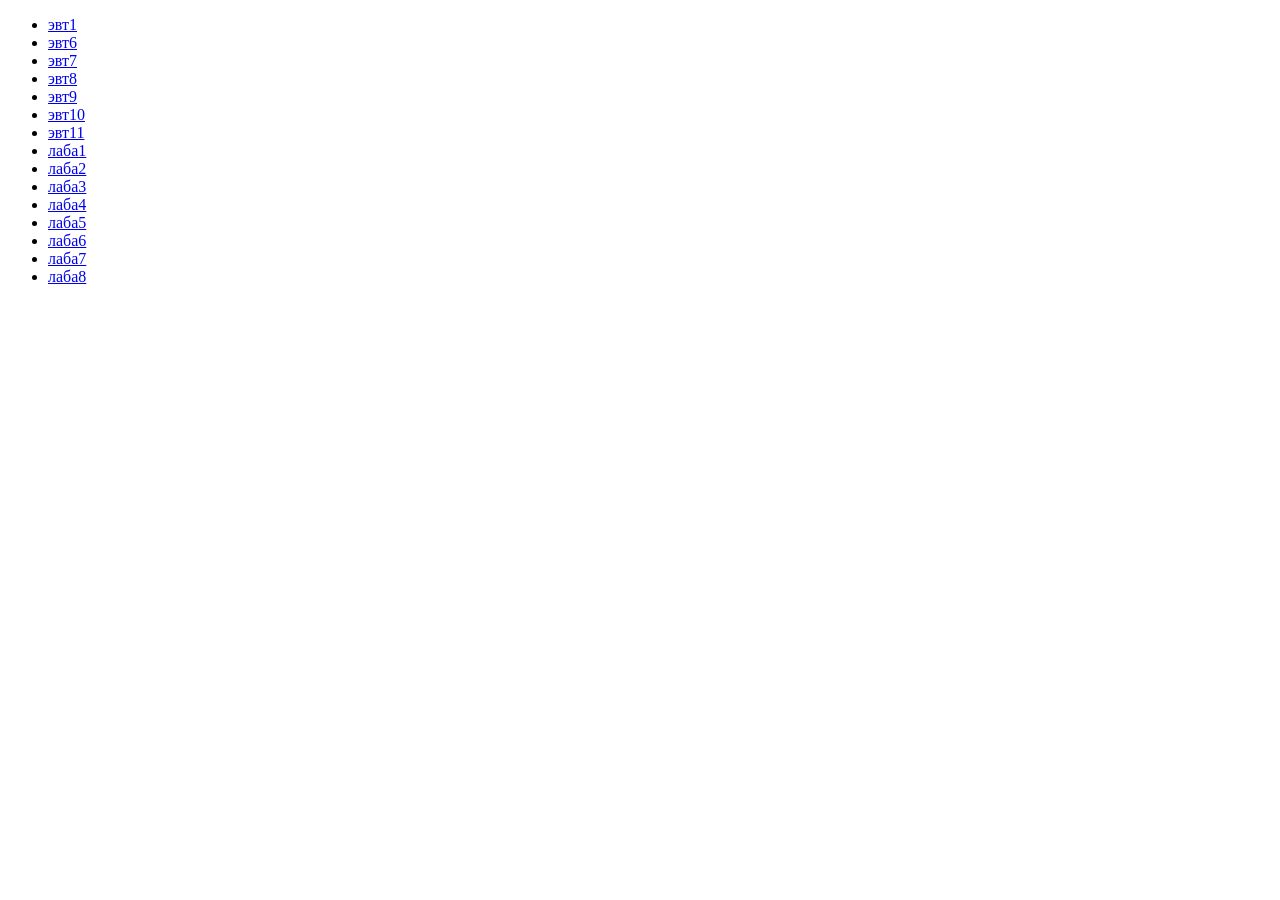
<file: index.html>
<!DOCTYPE html>
<html lang="en">

<head>
  <meta charset="UTF-8">
  <meta name="viewport" content="width=device-width, initial-scale=1.0">
  <title>labs</title>
</head>

<body>
  <ul class="list">


    <li>
      <a href="/PIIS/эвт 1/lab1.html">эвт1</a>
    </li>
    <li>
      <a href="/PIIS/эвт6/6_lab_EVT.html">эвт6</a>
    </li>
    <li>
      <a href="/PIIS/эвт7/EVT_lab7.html">эвт7</a>
    </li>
    <li>
      <a href="/PIIS/эвт8/EVT_lab8.html">эвт8</a>
    </li>
     <li>
      <a href="/PIIS/эвт9/EVT_lab9.html">эвт9</a>
    </li>
     <li>
      <a href="/PIIS/эвт10/README.md">эвт10</a>
    </li>
     <li>
      <a href="/PIIS/эвт11/index.html">эвт11</a>
    </li>
    <li>
      <a href="/PIIS/лаба 1/index.html">лаба1</a>
    </li>
    <li>
      <a href="/PIIS/лаба 2/index.html">лаба2</a>
    </li>
    <li>
      <a href="/PIIS/лаба 3/index.html">лаба3</a>
    </li>
    <li>
      <a href="/PIIS/лаба 4/index.html">лаба4</a>
    </li>
    <li>
      <a href="/PIIS/лаба 5/index.html">лаба5</a>
    </li>
    <li>
      <a href="/PIIS/лаба 6/index.html">лаба6</a>
    </li>
    <li>
      <a href="/PIIS/лаба 7/index.html">лаба7</a>
    </li>
     <li>
    <a href="/PIIS/лаба 8/index.html">лаба8</a>
       </li>
  </ul>
</body>

</html>
</file>
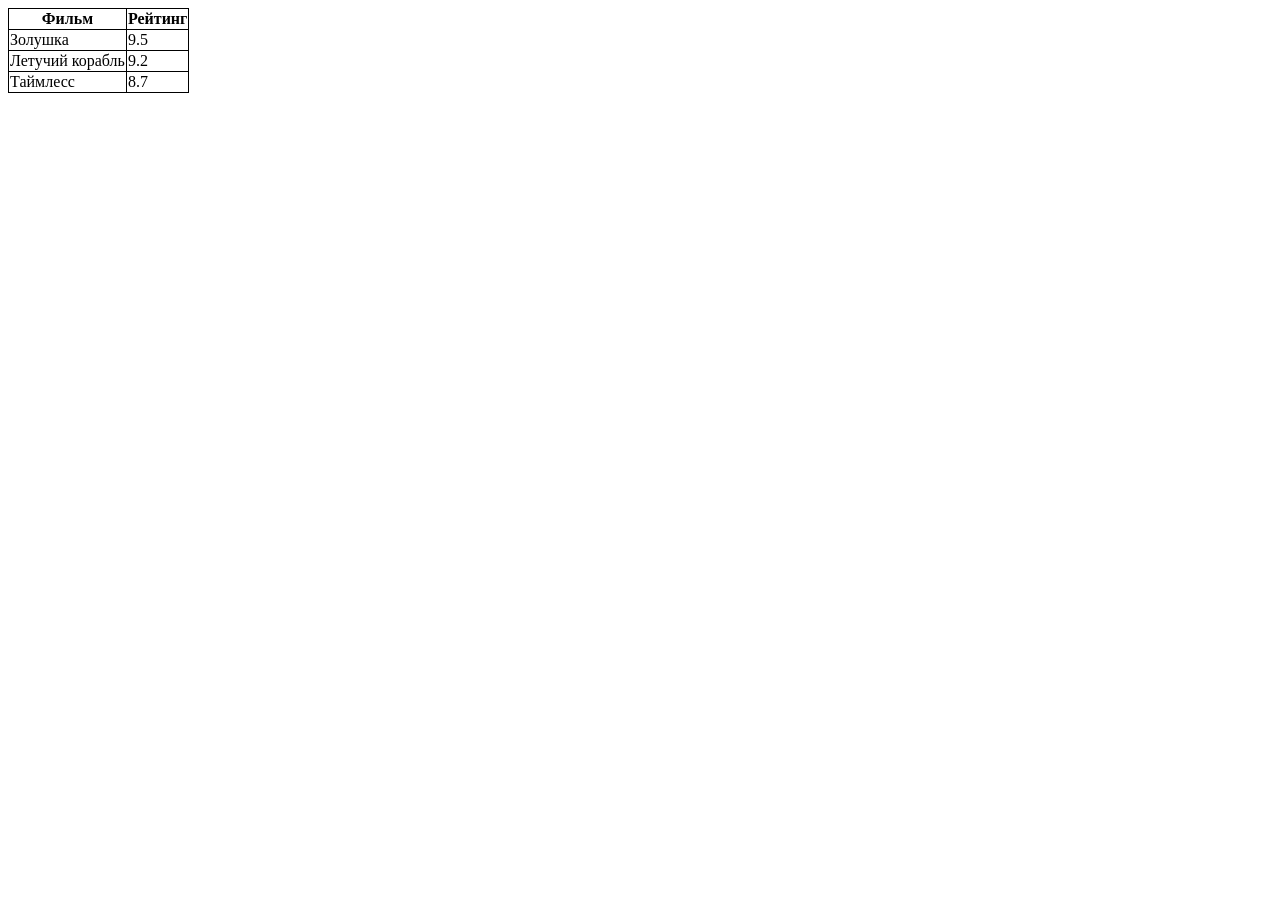
<file: лаба 2/index.html>
<!DOCTYPE html>
<html lang="ru">
<head>
    <meta charset="UTF-8">
    <meta name="viewport" content="width=device-width, initial-scale=1.0">
    <title>Personal Movie DB</title>
</head>
<body>
    <div id="movie-table"></div>

    <script>
        const personalMovieDB = {
            privat: false,
            movies: {
                'Золушка': 9.5,
                'Летучий корабль': 9.2,
                'Таймлесс': 8.7
            }
        };

        function displayMovieTable() {
            if (personalMovieDB.privat) {
                return;
            }

            const movieTableElement = document.getElementById('movie-table');
            movieTableElement.innerHTML = '';

            const table = document.createElement('table');
            table.style.border = '1px solid black';
            table.style.borderCollapse = 'collapse';

            const headerRow = document.createElement('tr');
            const headerCellMovie = document.createElement('th');
            headerCellMovie.style.border = '1px solid black';
            headerCellMovie.textContent = 'Фильм';
            const headerCellRating = document.createElement('th');
            headerCellRating.style.border = '1px solid black';
            headerCellRating.textContent = 'Рейтинг';
            headerRow.appendChild(headerCellMovie);
            headerRow.appendChild(headerCellRating);
            table.appendChild(headerRow);

            for (const [movie, rating] of Object.entries(personalMovieDB.movies)) {
                const row = document.createElement('tr');
                const cellMovie = document.createElement('td');
                cellMovie.style.border = '1px solid black';
                cellMovie.textContent = movie;
                const cellRating = document.createElement('td');
                cellRating.style.border = '1px solid black';
                cellRating.textContent = rating;
                row.appendChild(cellMovie);
                row.appendChild(cellRating);
                table.appendChild(row);
            }

            movieTableElement.appendChild(table);
        }

        displayMovieTable();
    </script>
</body>
</html>
</file>
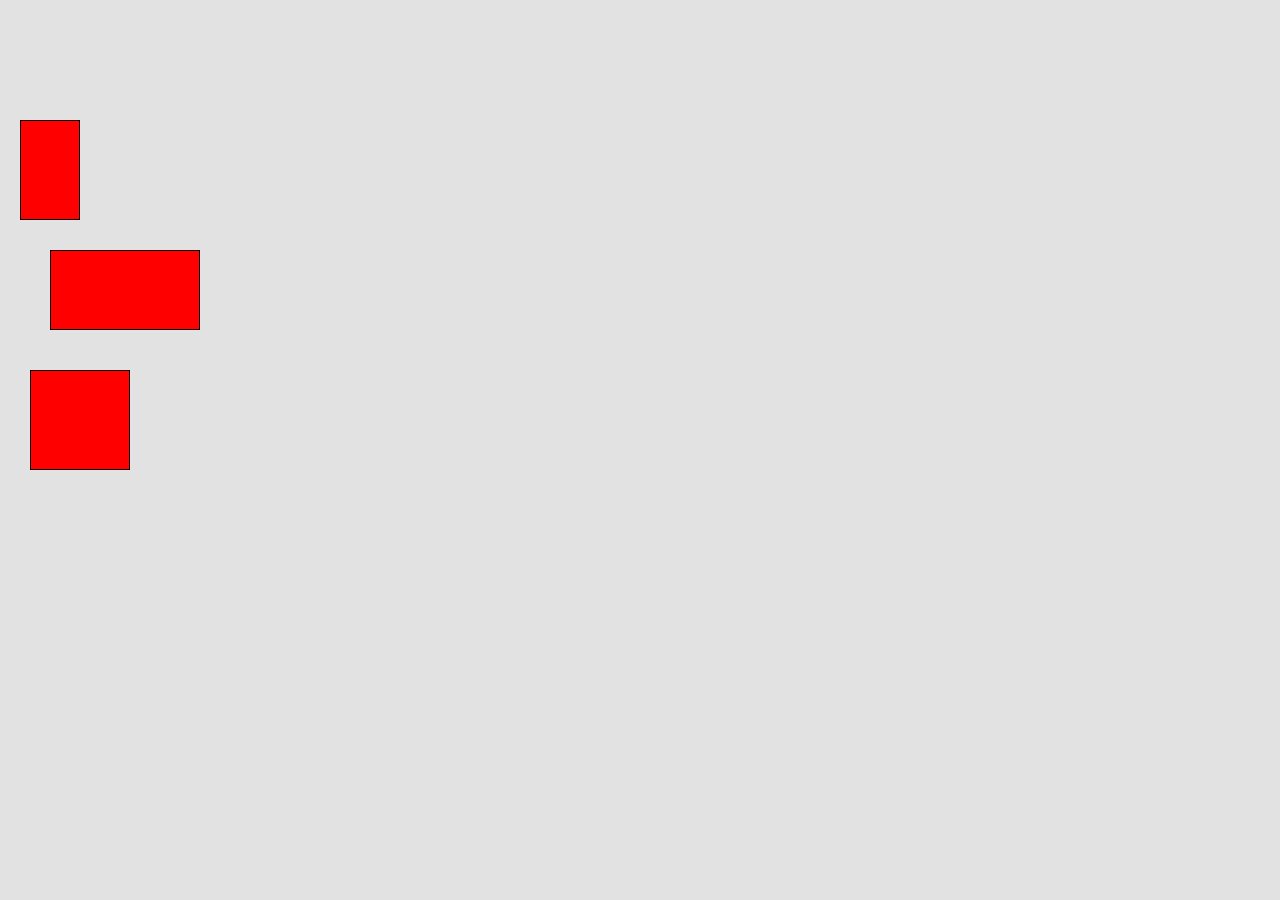
<file: лаба 5/index.html>
<!DOCTYPE html>
<html lang="en">
  <head>
    <meta charset="UTF-8" />
    <meta name="viewport" content="width=device-width, user-scalable=no" />
    <link rel="stylesheet" href="inputstyle.css" />
    <title>lab5</title>
  </head>
  <body>
    <div id="workspace">
      <div
        class="target"
        style="top: 120px; left: 20px; width: 60px; height: 100px"
      ></div>

      <div
        class="target"
        style="top: 250px; left: 50px; width: 150px; height: 80px"
      ></div>

      <div
        class="target"
        style="top: 370px; left: 30px; width: 100px; height: 100px"
      ></div>
    </div>
    <script src="input.js"></script>
  </body>
</html>
</file>
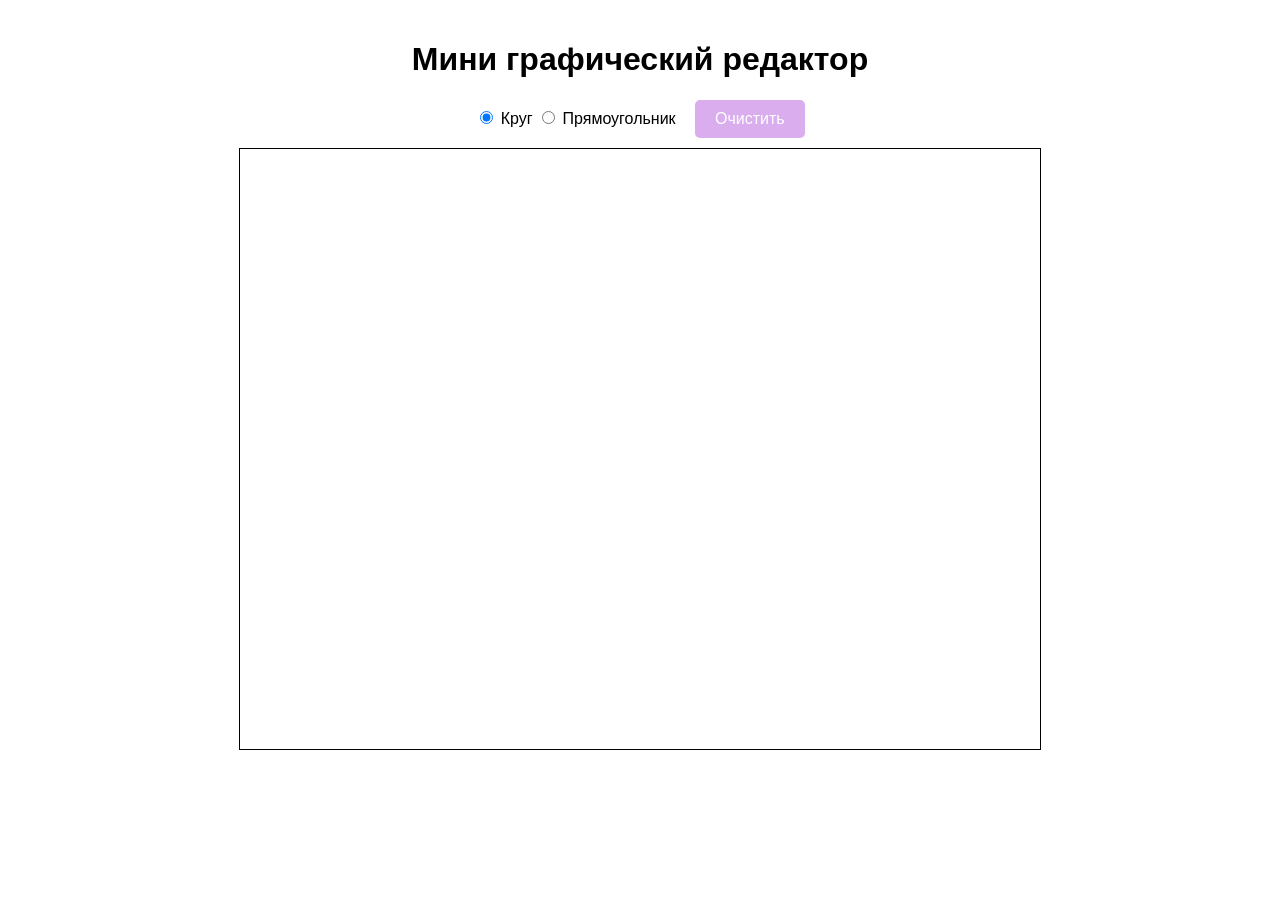
<file: лаба 7/index.html>
<!DOCTYPE html>
<html lang="ru">
<head>
    <meta charset="UTF-8">
    <meta name="viewport" content="width=device-width, initial-scale=1.0">
    <title>Мини графический редактор</title>
    <link rel="stylesheet" href="style.css">
</head>
<body>
    <h1>Мини графический редактор</h1>
    <div>
        <label>
            <input type="radio" name="shape" value="circle" checked> Круг
        </label>
        <label>
            <input type="radio" name="shape" value="rectangle"> Прямоугольник
        </label>
        <button id="clearButton">Очистить</button>
    </div>
    <svg id="canvas" width="800" height="600" style="border: 1px solid black;"></svg>

    <script src="script.js"></script>
</body>
</html>
</file>
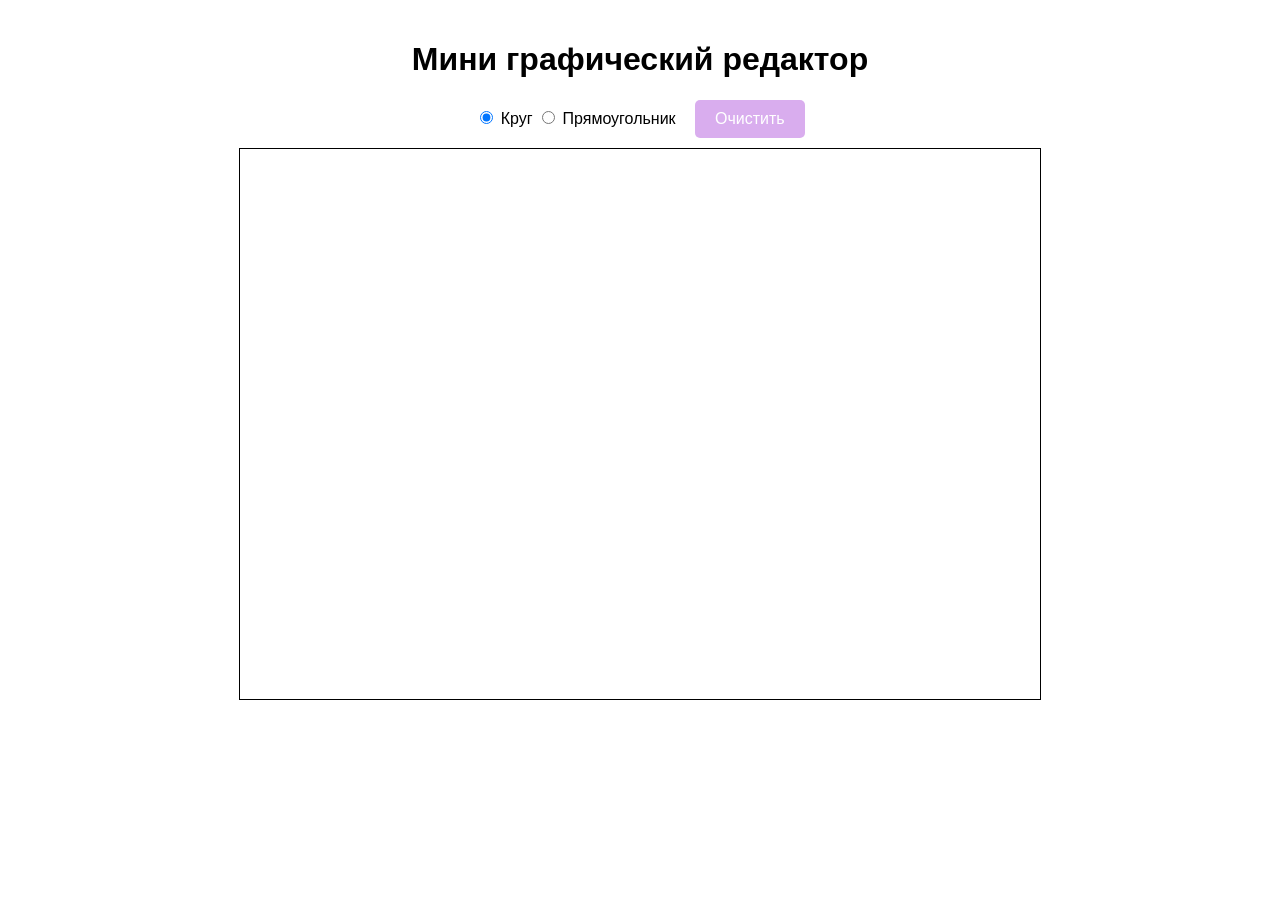
<file: лаба 8/index.html>
<!DOCTYPE html>
<html lang="ru">
<head>
    <meta charset="UTF-8">
    <meta name="viewport" content="width=device-width, initial-scale=1.0">
    <title>Мини графический редактор</title>
    <link rel="stylesheet" href="style.css">
</head>
<body>
    <h1>Мини графический редактор</h1>
    <div id="container">
        <div>
            <label>
                <input type="radio" name="shape" value="circle" checked> Круг
            </label>
            <label>
                <input type="radio" name="shape" value="rectangle"> Прямоугольник
            </label>
            <button id="clearButton">Очистить</button>
        </div>
        <canvas id="canvas" width="800" height="550"></canvas>
    </div>

    <script src="script.js"></script>
</body>
</html>
</file>
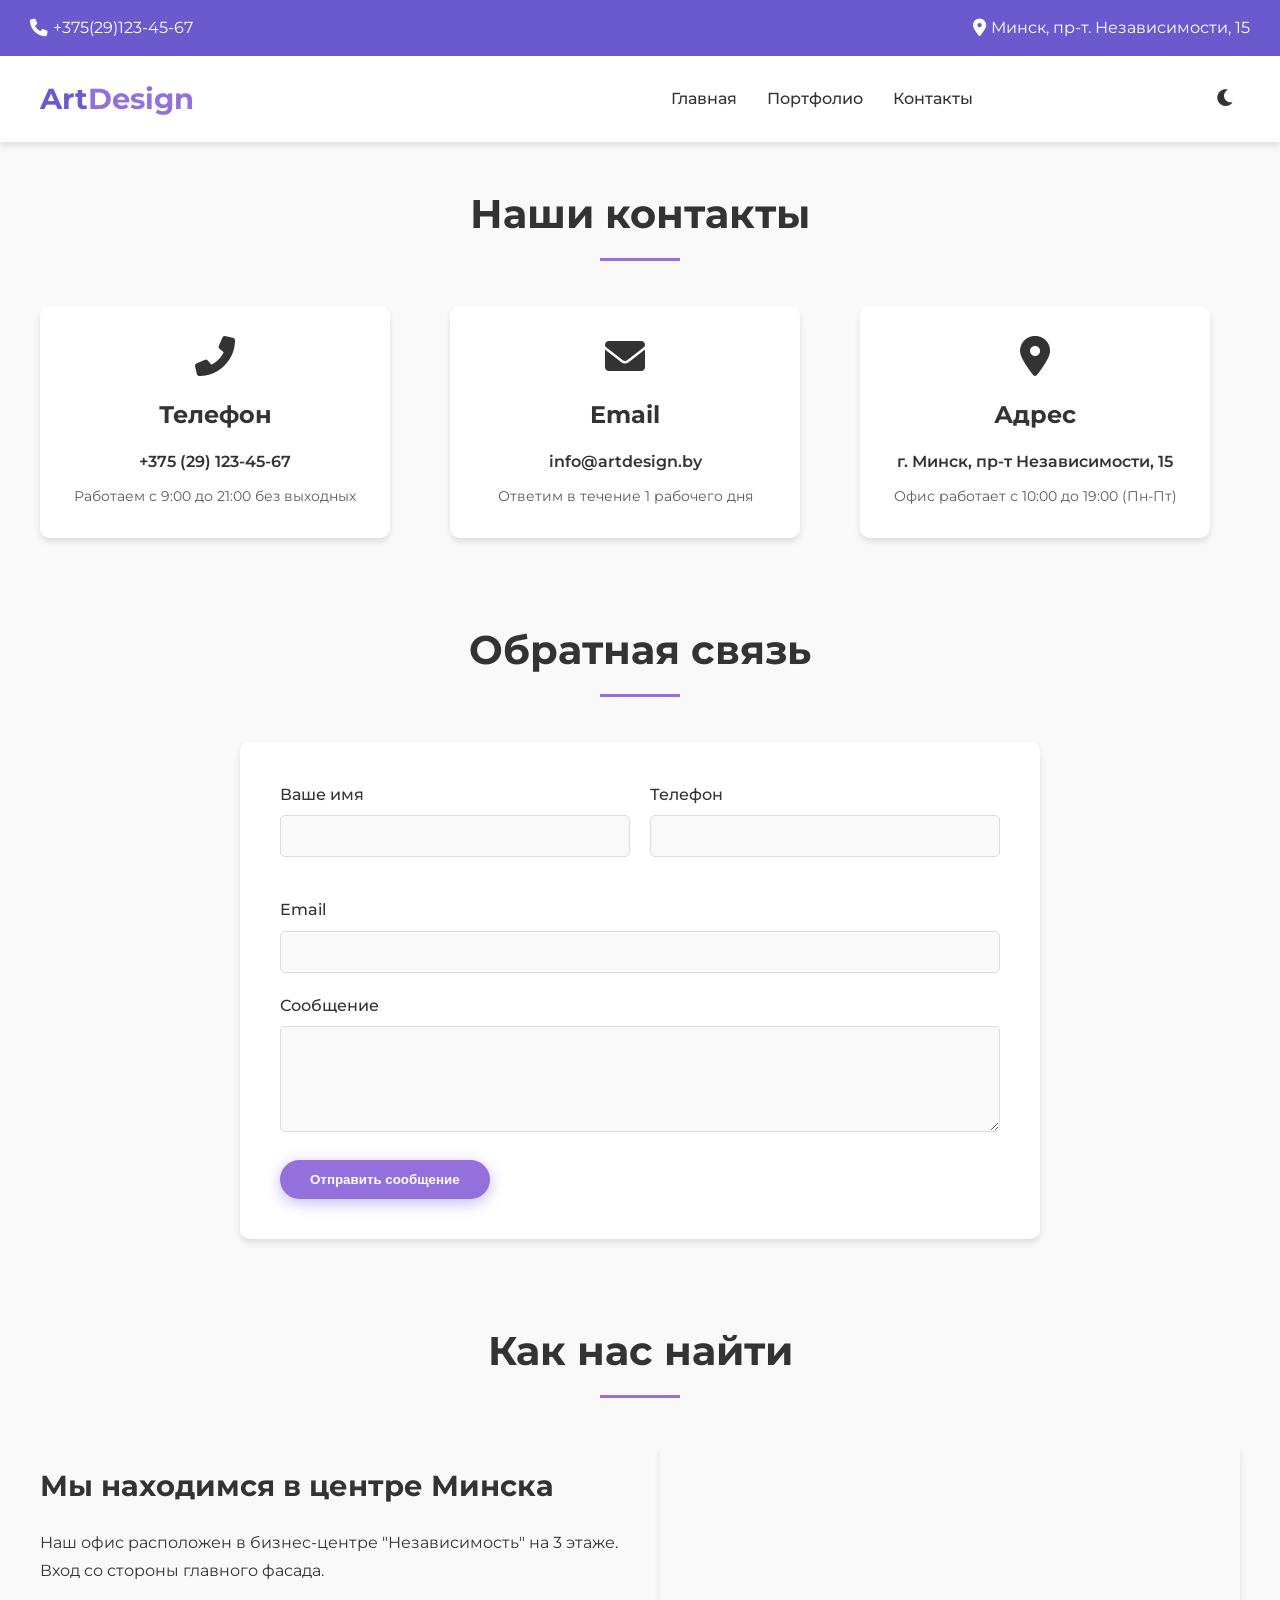
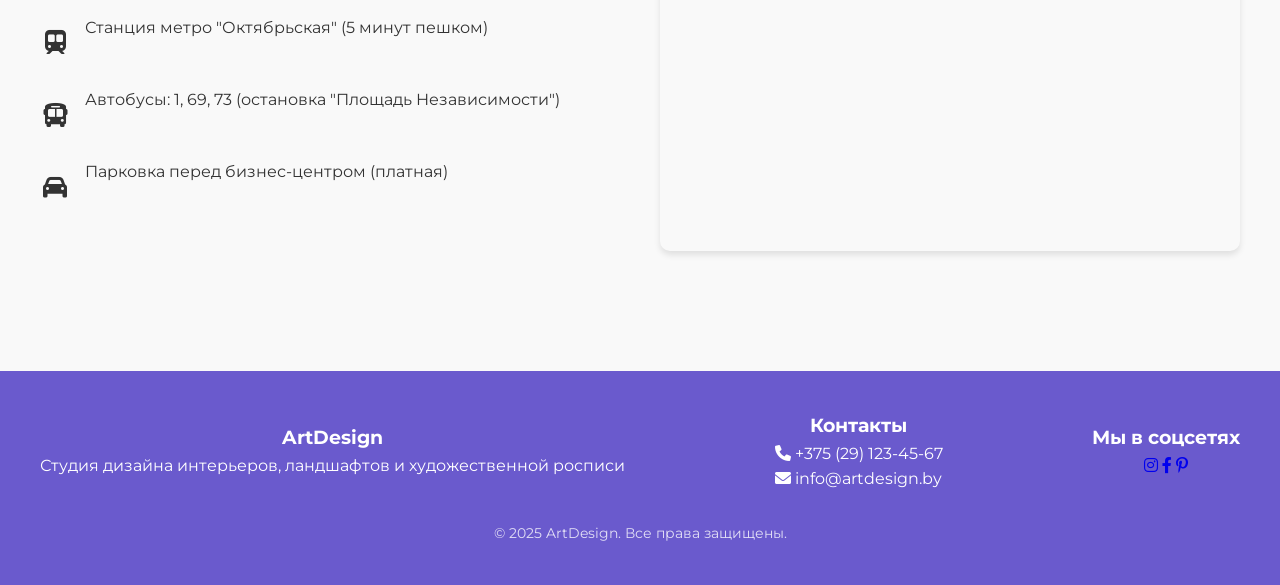
<file: kursach_6_sem/contacts.html>
<!DOCTYPE html>
<html lang="ru">
<head>
    <meta charset="UTF-8">
    <meta name="viewport" content="width=device-width, initial-scale=1.0">
    <title>ArtDesign - Контакты</title>
    <link rel="stylesheet" href="contacts.css">
    <link href="https://fonts.googleapis.com/css2?family=Montserrat:wght@400;500;600;700&display=swap" rel="stylesheet">
    <link rel="stylesheet" href="https://cdnjs.cloudflare.com/ajax/libs/font-awesome/6.0.0-beta3/css/all.min.css">
</head>
<body>

    <!-- Панель контактов -->
    <div class="contacts-bar">
        <a href="tel:+375(29)123-45-67" class="contacts-link">
            <i class="fas fa-phone"></i>
            <span>+375(29)123-45-67</span>
        </a>
        <a href="https://yandex.by/maps/157/minsk/house/Zk4YcwJkSkQFQFtpfXR4eXRgZA==/?ll=27.554312%2C53.898830&z=16" target="_blank" class="contacts-link">
            <i class="fas fa-map-marker-alt"></i>
            <span>Минск, пр-т. Независимости, 15</span>
        </a>
    </div>

    <!-- Навигация -->
    <header>
        <nav>
            <a href="index.html" class="logo">Art<span>Design</span></a>
            <div class="burger-menu" id="burgerMenu">
                <div class="burger-line"></div>
                <div class="burger-line"></div>
                <div class="burger-line"></div>
            </div>
            <div class="nav-links" id="navLinks">
                <a href="index.html" class="nav-link">Главная</a>
                <a href="portfolio.html" class="nav-link">Портфолио</a>
                <a href="contacts.html" class="nav-link">Контакты</a>
            </div>
            <button class="theme-toggle" id="themeToggle">
                <i class="fas fa-moon"></i>
            </button>
        </nav>
    </header>

    <!-- Основной контент -->
    <main>
        <!-- Блок контактов -->
        <section id="contacts" class="contact-section">
            <h1 class="section-title">Наши контакты</h1>
            <div class="contact-cards">
                <div class="contact-card">
                    <i class="fas fa-phone-alt contact-icon"></i>
                    <h3>Телефон</h3>
                    <a href="tel:+375291234567" class="contact-link">+375 (29) 123-45-67</a>
                    <p>Работаем с 9:00 до 21:00 без выходных</p>
                </div>
                <div class="contact-card">
                    <i class="fas fa-envelope contact-icon"></i>
                    <h3>Email</h3>
                    <a href="mailto:info@artdesign.by" class="contact-link">info@artdesign.by</a>
                    <p>Ответим в течение 1 рабочего дня</p>
                </div>
                <div class="contact-card">
                    <i class="fas fa-map-marker-alt contact-icon"></i>
                    <h3>Адрес</h3>
                    <a href="https://yandex.by/maps/157/minsk/house/Zk4YcwJkSkQFQFtpfXR4eXRgZA==/?ll=27.554312%2C53.898830&z=16" target="_blank" class="contact-link">г. Минск, пр-т Независимости, 15</a>
                    <p>Офис работает с 10:00 до 19:00 (Пн-Пт)</p>
                </div>
            </div>
        </section>

        <!-- Форма обратной связи -->
        <section id="feedback" class="feedback-section">
            <h2 class="section-title">Обратная связь</h2>
            <form class="feedback-form">
                <div class="form-row">
                    <div class="form-group">
                        <label for="name">Ваше имя</label>
                        <input type="text" id="name" name="name" required>
                    </div>
                    <div class="form-group">
                        <label for="phone">Телефон</label>
                        <input type="tel" id="phone" name="phone" required>
                    </div>
                </div>
                <div class="form-group">
                    <label for="email">Email</label>
                    <input type="email" id="email" name="email" required>
                </div>
                <div class="form-group">
                    <label for="message">Сообщение</label>
                    <textarea id="message" name="message" rows="5" required></textarea>
                </div>
                <button type="submit" class="btn">Отправить сообщение</button>
            </form>
        </section>

        <!-- Карта и как нас найти -->
        <section id="location" class="location-section">
            <h2 class="section-title">Как нас найти</h2>
            <div class="location-content">
                <div class="location-info">
                    <h3>Мы находимся в центре Минска</h3>
                    <p>Наш офис расположен в бизнес-центре "Независимость" на 3 этаже. Вход со стороны главного фасада.</p>
                    <div class="transport-info">
                        <div class="transport-item">
                            <i class="fas fa-subway"></i>
                            <p>Станция метро "Октябрьская" (5 минут пешком)</p>
                        </div>
                        <div class="transport-item">
                            <i class="fas fa-bus"></i>
                            <p>Автобусы: 1, 69, 73 (остановка "Площадь Независимости")</p>
                        </div>
                        <div class="transport-item">
                            <i class="fas fa-car"></i>
                            <p>Парковка перед бизнес-центром (платная)</p>
                        </div>
                    </div>
                </div>
                <div class="map-container">
                    <iframe src="https://www.google.com/maps/embed?pb=!1m18!1m12!1m3!1d2350.270975284615!2d27.5618163158599!3d53.89687698010097!2m3!1f0!2f0!3f0!3m2!1i1024!2i768!4f13.1!3m3!1m2!1s0x46dbcfd35b1e6ad3%3A0xb61b853ddb570d9!2z0L_RgNC-0YHQvy4g0J3QtdC60LDRgdC40YLQtdC70YzQvdC-0LkgMTUsINCc0LjQvdGB0Lo!5e0!3m2!1sru!2sby!4v1620000000000!5m2!1sru!2sby" width="600" height="450" style="border:0;" allowfullscreen="" loading="lazy"></iframe>
                </div>
            </div>
        </section>
    </main>

    <!-- Футтер -->
    <footer>
        <div class="footer-content">
            <div class="footer-section">
                <h3>ArtDesign</h3>
                <p>Студия дизайна интерьеров, ландшафтов и художественной росписи</p>
            </div>
            <div class="footer-section">
                <h3>Контакты</h3>
                <p><i class="fas fa-phone"></i> +375 (29) 123-45-67</p>
                <p><i class="fas fa-envelope"></i> info@artdesign.by</p>
            </div>
            <div class="footer-section">
                <h3>Мы в соцсетях</h3>
                <div class="social-links">
                    <a href="#" class="social-link"><i class="fab fa-instagram"></i></a>
                    <a href="#" class="social-link"><i class="fab fa-facebook-f"></i></a>
                    <a href="#" class="social-link"><i class="fab fa-pinterest-p"></i></a>
                </div>
            </div>
        </div>
        <div class="copyright">
            <p>© 2025 ArtDesign. Все права защищены.</p>
        </div>
    </footer>

    <script src="contacts.js"></script>
</body>
</html>
</file>
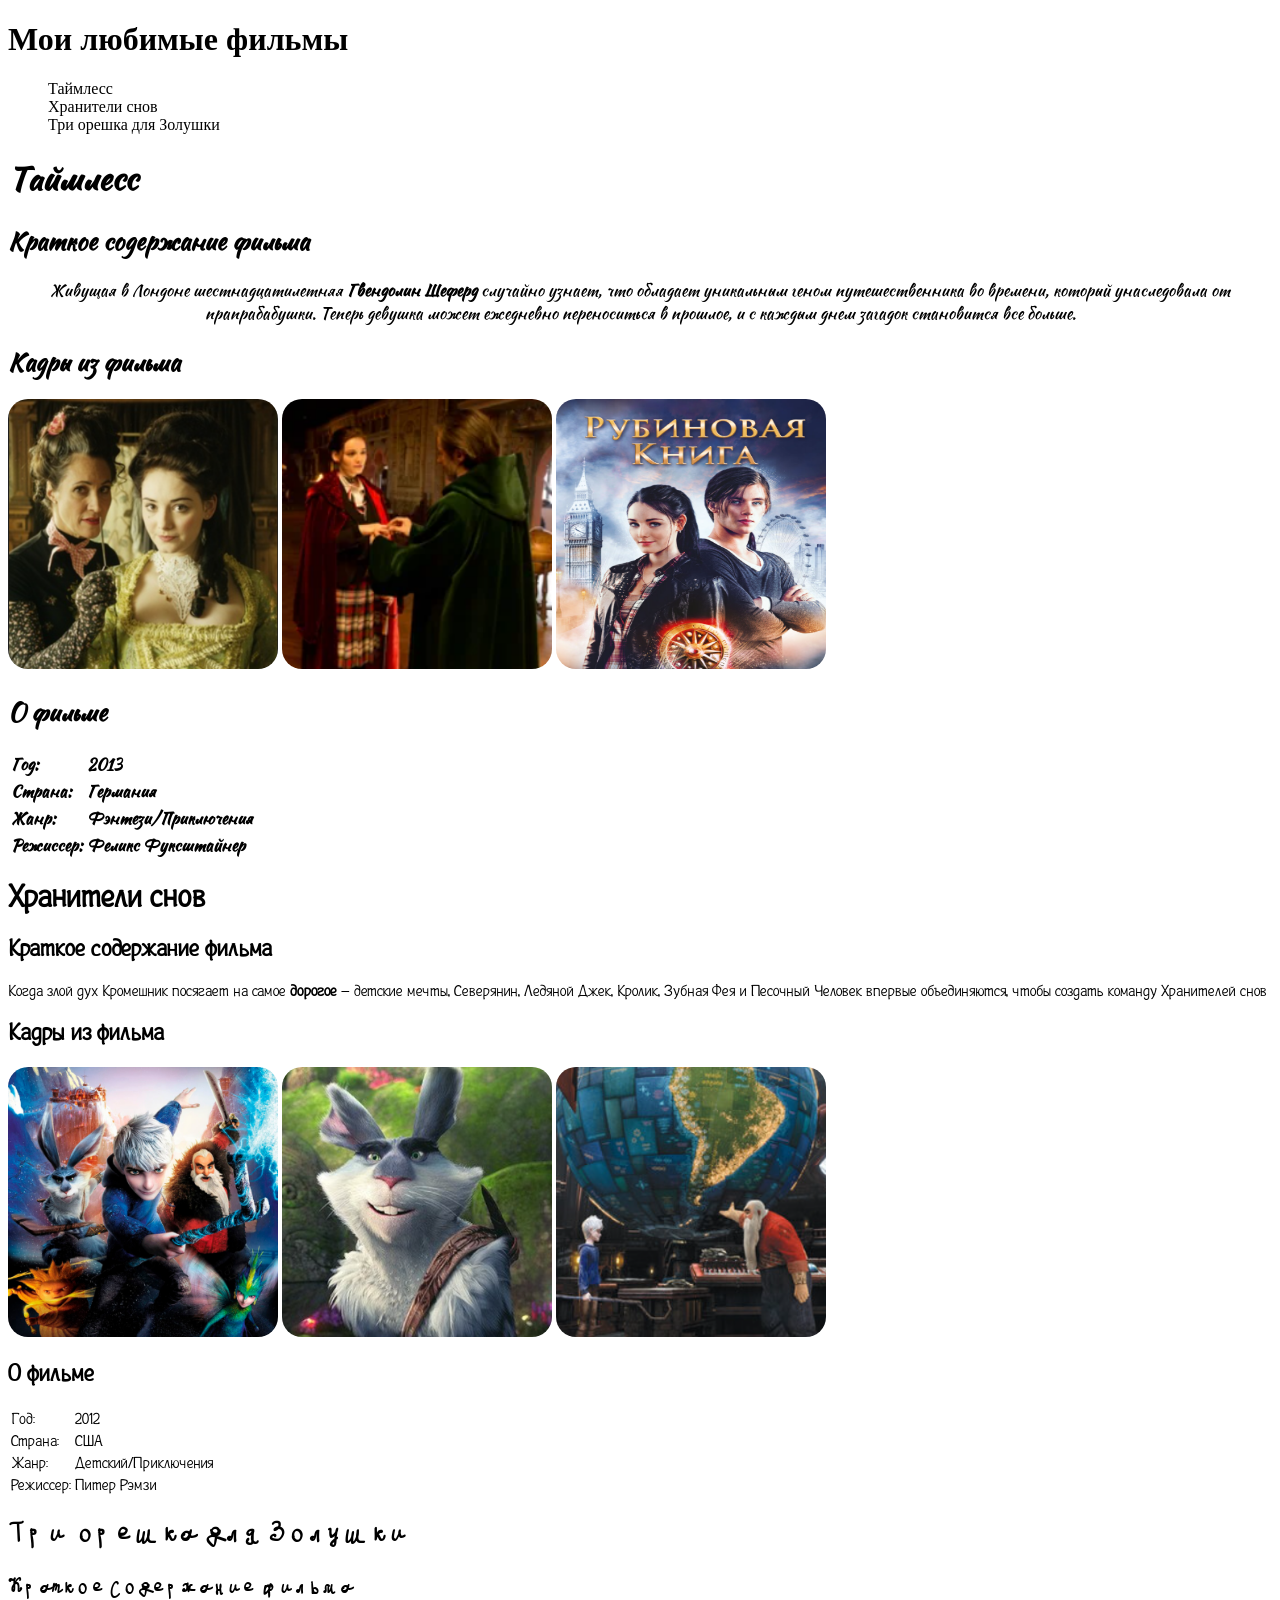
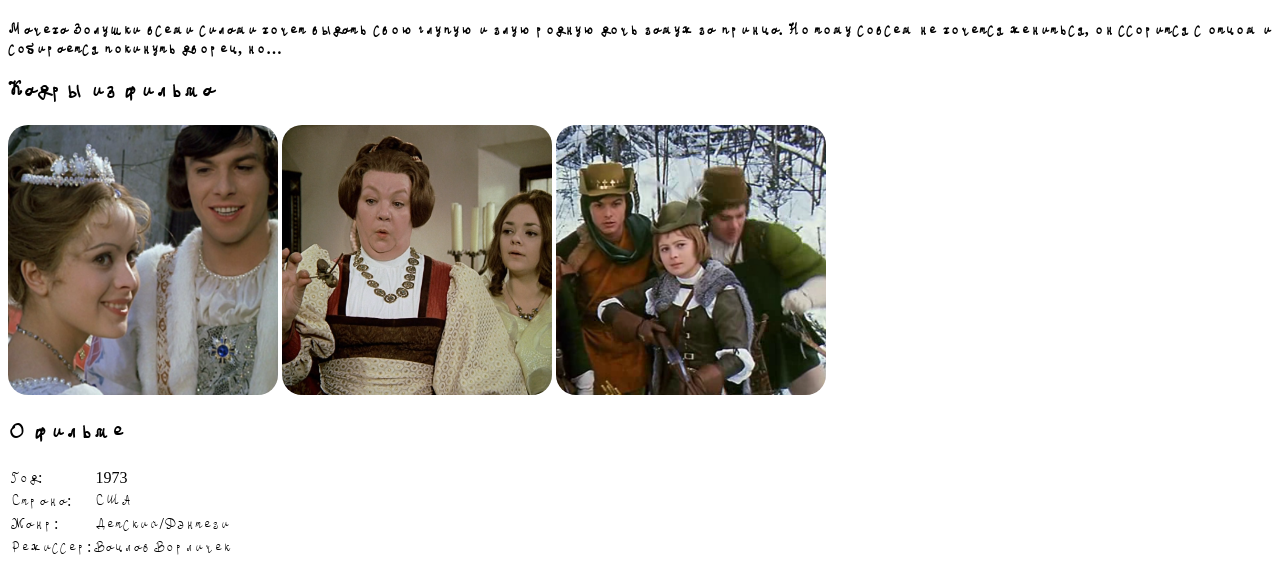
<file: Лаба 1/lab1.html>
<!DOCTYPE html>
<html>
    <head>
      <title>Мои любимые фильмы</title>
    <link rel="stylesheet" href="style.css">
    </head>

<body>
    <div class="container">
    <h1>Мои любимые фильмы</h1>
    <ul>
        <li><a href="#film-description">Таймлесс</a></li>
        <li><a href="#film-description1">Хранители снов</a></li>
        <li><a href="#film-description2">Три орешка для Золушки</a></li>
</ul>
<div id="film-description">
<h1>Таймлесс</h1>
    <h2>Краткое содержание фильма</h2>
    <p id="description1">Живущая в Лондоне шестнадцатилетняя <b>Гвендолин Шеферд</b> случайно узнает, что обладает уникальным геном путешественника во времени, который унаследовала от прапрабабушки. Теперь девушка может ежедневно переноситься в прошлое, и с каждым днем загадок становится все больше.</p>
    <h2>Кадры из фильма</h2>
    <img src="timeless1.png"  />
    <img src="timeless2.png"  />
    <img src="timeless3.png"  />
    <h2>О фильме</h2>
    <table id="text-bold">
        <tr>
          <td>Год:</td>
          <td>2013</td>
        </tr>
        <tr>
          <td>Страна:</td>
          <td>Германия</td>
        </tr>
        <tr>
          <td>Жанр:</td>
          <td>Фэнтези/Приключения</td>
        </tr>
        <tr>
          <td>Режиссер:</td>
          <td>Феликс Фуксштайнер</td>
        </tr>
    </table>
</div>
<div id="film-description1">
    <h1>Хранители снов</h1>
    <h2>Краткое содержание фильма</h2>
    <p id="description2">Когда злой дух Кромешник посягает на самое <strong>дорогое</strong> — детские мечты, Северянин, Ледяной Джек, Кролик, Зубная Фея и Песочный Человек впервые объединяются, чтобы создать команду Хранителей снов</p>
    <h2>Кадры из фильма</h2>
    <img src="hraniteli1.png"  />
    <img src="hraniteli2.png"  />
    <img src="hraniteli3.png"  />
    <h2>О фильме</h2>
    <table>
        <tr>
          <td>Год:</td>
          <td>2012</td>
        </tr>
        <tr>
          <td>Страна:</td>
          <td>США</td>
        </tr>
        <tr>
          <td>Жанр:</td>
          <td>Детский/Приключения</td>
        </tr>
        <tr>
          <td>Режиссер:</td>
          <td>Питер Рэмзи</td>
        </tr>
    </table>
</div>
<div id="film-description4">
<h1>Три орешка для Золушки</h1>
    <h2>Краткое содержание фильма</h2>
    <p id="description3"><strong>Мачеха Золушки всеми силами хочет выдать свою глупую и злую родную дочь замуж за принца. Но тому совсем не хочется жениться, он ссорится с отцом и собирается покинуть дворец, но…</strong></p>
    <h2>Кадры из фильма</h2>
    <img src="Zolushka1.png"  />
    <img src="Zolushka2.png"  />
    <img src="Zolushka3.png"  />
    <h2>О фильме</h2>
    <table>
        <tr>
          <td>Год:</td>
          <td>1973</td>
        </tr>
        <tr>
          <td>Страна:</td>
          <td>США</td>
        </tr>
        <tr>
          <td>Жанр:</td>
          <td>Детский/Фэнтези</td>
        </tr>
        <tr>
          <td>Режиссер:</td>
          <td>Вацлав Ворличек</td>
          
          
        </tr>
    </table>
</div>
</body>
</html>
</file>
<file: лаба 5/inputstyle.css>
html {
    touch-action: none;
  
    -moz-user-select: none;
    -khtml-user-select: none;
    -webkit-user-select: none;
    user-select: none;
  }
  
  body {
    margin: 0;
    touch-action: none;
  }
  
  #workspace {
    width: 100vw;
    height: 100vh;
    position: relative;
    background-color: rgb(226, 226, 226);
    overflow: hidden;
  }
  
  .target {
    position: absolute;
    border: 1px solid black;
    background-color: red;
    box-sizing: border-box;
  }
</file>
<file: лаба 7/style.css>
body {
    font-family: Arial, sans-serif;
    margin: 0; /* Убираем отступы по умолчанию */
    padding: 20px;
    display: flex;
    flex-direction: column;
    align-items: center; /* Центрирование содержимого */
    height: 100vh; /* Высота 100% экрана */
    box-sizing: border-box; /* Чтобы паддинги и бордеры учитывались в ширине */
}

#container {
    display: flex;
    flex-direction: column; /* Вертикальное размещение элементов */
    align-items: center; /* Центрирование элементов */
}

div {
    margin-bottom: 10px; /* Отступ между кнопками и холстом */
}

#canvas {
    cursor: crosshair;
    border: 1px solid black; /* Добавление границы вокруг холста */
}

button {
    margin-left: 15px;
    padding: 10px 20px;
    font-size: 16px;
    background-color: #d9adee; /* Зеленый цвет фона */
    color: white; /* Белый цвет текста */
    border: none; /* Без рамки */
    border-radius: 5px; /* Закругленные углы */
    cursor: pointer; /* Курсор указателя */
    transition: background-color 0.3s ease; /* Плавный переход цвета фона */
}
</file>
<file: лаба 8/style.css>
body {
    font-family: Arial, sans-serif;
    margin: 0; /* Убираем отступы по умолчанию */
    padding: 20px;
    display: flex;
    flex-direction: column;
    align-items: center; /* Центрирование содержимого */
    height: 100vh; /* Высота 100% экрана */
    box-sizing: border-box; /* Чтобы паддинги и бордеры учитывались в ширине */
}

#container {
    display: flex;
    flex-direction: column; /* Вертикальное размещение элементов */
    align-items: center; /* Центрирование элементов */
}

div {
    margin-bottom: 10px; /* Отступ между кнопками и холстом */
}

#canvas {
    cursor: crosshair;
    border: 1px solid black; /* Добавление границы вокруг холста */
    margin-bottom: 10px; /* Отступ снизу для ясного отображения границы */
}

button {
    margin-left: 15px;
    padding: 10px 20px;
    font-size: 16px;
    background-color: #d9adee; /* Цвет фона */
    color: white; /* Цвет текста */
    border: none; /* Без рамки */
    border-radius: 5px; /* Закругленные углы */
    cursor: pointer; /* Курсор указателя */
    transition: background-color 0.3s ease; /* Плавный переход цвета фона */
}

button:hover {
    background-color: #b58bc9; /* Цвет фона при наведении */
}
</file>
<file: kursach_6_sem/contacts.css>
:root {
    --bg-color: #f9f9f9;
    --text-color: #333;
    --accent-color: #6a5acd;
    --secondary-color: #9370db;
    --card-bg: #fff;
    --nav-bg: rgba(255, 255, 255, 0.9);
    --shadow: 0 4px 6px rgba(0, 0, 0, 0.1);
    --transition: all 0.3s ease;
}

.dark-theme {
    --bg-color: #1a1a1a;
    --text-color: #f0f0f0;
    --accent-color: #9370db;
    --secondary-color: #6a5acd;
    --card-bg: #2d2d2d;
    --nav-bg: rgba(30, 30, 30, 0.9);
    --shadow: 0 4px 6px rgba(0, 0, 0, 0.3);
}

* {
    margin: 0;
    padding: 0;
    box-sizing: border-box;
    transition: var(--transition);
}

body {
    font-family: 'Montserrat', sans-serif;
    background-color: var(--bg-color);
    color: var(--text-color);
    line-height: 1.6;
    max-width: 1440px;
    margin: 0 auto;
    background-color: var(--bg-color);
}



@media (min-width: 1440px) {
    body {
        box-shadow: 0 0 0 1px rgba(0,0,0,0.1);
    }
}

@media (max-width: 768px) {
    nav {
        flex-direction: column;
        padding: 15px;
    }
    
    .nav-links {
        display: none;
        flex-direction: column;
        gap: 15px;
        width: 100%;
        margin-top: 15px;
    }
    
    .nav-links.active {
        display: flex;
    }
    
    .burger-menu {
        display: flex;
        flex-direction: column;
        justify-content: space-between;
        width: 30px;
        height: 21px;
        cursor: pointer;
        align-self: flex-end;
        margin-top: -40px;
    }
    
    .burger-line {
        width: 100%;
        height: 3px;
        background-color: var(--text-color);
    }

    /* Адаптация location-content */
    .location-content {
        flex-direction: column;
    }

    /* Адаптация contact-cards */
    .contact-cards {
        flex-direction: column;
        align-items: center;
    }

    .contact-card {
        max-width: 100%;
    }
}

html, body {
    overflow-x: hidden;
    width: 100%;
}
.section-menu {
    background-color: var(--card-bg);
    padding: 15px 0;
    box-shadow: var(--shadow);
    position: sticky;
    top: 80px; /* Высота хедера */
    z-index: 90;
    transition: transform 0.3s ease, opacity 0.3s ease;
}

:root {
    --menu-text-color: #6a5acd; 
}

.dark-theme {
    --menu-text-color: #fff; 
}

.menu-item {
    color: var(--menu-text-color);
}

.menu-item i {
    color: var(--menu-text-color);
}
.menu-item span {
    font-size: 1.1rem;
}

.menu-item:hover {
    transform: translateY(-5px);
}
.menu-item:hover i {
    transform: scale(1.2);
}



.menu-container {
    display: flex;
    justify-content: center;
    gap: 40px;
    max-width: 1200px;
    margin: 0 auto;
    padding: 0 20px;
}

/* Адаптивность */
@media (max-width: 768px) {
    .menu-container {
        gap: 20px;
        flex-wrap: wrap;
    }
    
    .menu-item {
        flex: 1 0 100px;
    }
    
    .section-menu {
        top: 70px; /* Меньшая высота для мобильных */
    }
}

/* Контакты */
.contacts-bar {
    background-color: var(--accent-color);
    color: white;
    padding: 10px 20px;
    display: flex;
    justify-content: space-between;
    align-items: center;
}

.contacts-link {
    color: white;
    text-decoration: none;
    display: flex;
    align-items: center;
    gap: 5px;
    padding: 5px 10px;
    border-radius: 4px;
}

.contacts-link:hover {
    background-color: rgba(255, 255, 255, 0.2);
    transform: translateY(-2px);
}

.contacts-link i {
    font-size: 1.1rem;
}



/* Навигация */
header {
    position: sticky;
    top: 0;
    background-color: var(--nav-bg);
    backdrop-filter: blur(5px);
    z-index: 100;
    box-shadow: var(--shadow);
}

nav {
    display: flex;
    justify-content: space-between;
    align-items: center;
    padding: 20px 40px;
}

.logo {
    font-size: 1.8rem;
    font-weight: 700;
    color: var(--accent-color);
    text-decoration: none;
}

.logo span {
    color: var(--secondary-color);
}

.nav-links {
    display: flex;
    gap: 30px;
}

.nav-link {
    color: var(--text-color);
    text-decoration: none;
    font-weight: 500;
    position: relative;
    padding: 5px 0;
}

.nav-link::after {
    content: '';
    position: absolute;
    bottom: 0;
    left: 0;
    width: 0;
    height: 2px;
    background-color: var(--accent-color);
    transition: width 0.3s ease;
}

.nav-link:hover::after {
    width: 100%;
}

.theme-toggle {
    background: none;
    border: none;
    color: var(--text-color);
    font-size: 1.2rem;
    cursor: pointer;
    padding: 5px;
    border-radius: 50%;
}

.theme-toggle:hover {
    transform: rotate(30deg) scale(1.1);
    color: var(--accent-color);
}

/* Основной контент */
main {
    max-width: 1400px;
    margin: 0 auto;
    padding: 40px;
}

.section-title {
    text-align: center;
    margin-bottom: 60px;
    font-size: 2.5rem;
    color: var(--primary-color);
    position: relative;
}

.section-title::after {
    content: '';
    position: absolute;
    bottom: -15px;
    left: 50%;
    transform: translateX(-50%);
    width: 80px;
    height: 3px;
    background-color: var(--secondary-color);
}

/* Блок контактов */
.contact-section {
    margin-bottom: 80px;
}

.contact-cards {
    display: grid;
    grid-template-columns: repeat(auto-fit, minmax(300px, 1fr));
    gap: 30px;
    max-width: 1200px;
    margin: 0 auto;
}

@media (max-width: 768px) {
    .contact-cards {
        grid-template-columns: 1fr;
    }
}

@media (max-width: 768px) {
    .form-row {
        flex-direction: column;
        gap: 0;
    }
}
.contact-card {
    background-color: var(--card-bg);
    border-radius: 10px;
    padding: 30px;
    text-align: center;
    flex: 1;
    min-width: 250px;
    max-width: 350px;
    box-shadow: var(--shadow);
    transition: transform 0.3s ease, box-shadow 0.3s ease;
}

.contact-card:hover {
    transform: translateY(-10px);
    box-shadow: 0 15px 30px rgba(0, 0, 0, 0.2);
}

.contact-icon {
    font-size: 2.5rem;
    color: var(--primary-color);
    margin-bottom: 20px;
}

.contact-card h3 {
    margin-bottom: 15px;
    font-size: 1.5rem;
}

.contact-link {
    color: var(--primary-color);
    text-decoration: none;
    font-weight: 600;
    display: inline-block;
    margin-bottom: 10px;
    position: relative;
}

.contact-link::after {
    content: '';
    position: absolute;
    bottom: -2px;
    left: 0;
    width: 0;
    height: 2px;
    background-color: var(--secondary-color);
    transition: width 0.3s ease;
}

.contact-link:hover::after {
    width: 100%;
}

.contact-card p {
    color: var(--text-color);
    opacity: 0.8;
    font-size: 0.9rem;
}

/* Форма обратной связи */
.feedback-section {
    margin-bottom: 80px;
}

.feedback-form {
    max-width: 800px;
    margin: 0 auto;
    background-color: var(--card-bg);
    padding: 40px;
    border-radius: 10px;
    box-shadow: var(--shadow);
}

.form-row {
    display: flex;
    gap: 20px;
    margin-bottom: 20px;
}

.form-group {
    flex: 1;
    margin-bottom: 20px;
}

.form-group label {
    display: block;
    margin-bottom: 8px;
    font-weight: 500;
}

.form-group input,
.form-group textarea {
    width: 100%;
    padding: 12px 15px;
    border: 1px solid #ddd;
    border-radius: 5px;
    font-family: 'Montserrat', sans-serif;
    background-color: var(--bg-color);
    color: var(--text-color);
}

.form-group textarea {
    resize: vertical;
}

.btn {
    display: inline-block;
    background-color: var(--secondary-color);
    color: white;
    padding: 12px 30px;
    border-radius: 30px;
    text-decoration: none;
    font-weight: 600;
    border: none;
    cursor: pointer;
    box-shadow: 0 4px 15px rgba(106, 90, 205, 0.4);
    transition: transform 0.3s ease, box-shadow 0.3s ease;
}

.btn:hover {
    transform: translateY(-3px);
    box-shadow: 0 6px 20px rgba(106, 90, 205, 0.6);
    background-color: var(--secondary-color);
}

/* Как нас найти */
.location-section {
    margin-bottom: 80px;
}

.location-content {
    display: flex;
    gap: 40px;
    align-items: center;
}

.location-info {
    flex: 1;
}

.location-info h3 {
    font-size: 1.8rem;
    margin-bottom: 20px;
    color: var(--primary-color);
}

.location-info p {
    margin-bottom: 30px;
    line-height: 1.7;
}

.transport-item {
    display: flex;
    align-items: center;
    margin-bottom: 15px;
}

.transport-item i {
    font-size: 1.5rem;
    color: var(--primary-color);
    margin-right: 15px;
    width: 30px;
    text-align: center;
}

.map-container {
    flex: 1;
    border-radius: 10px;
    overflow: hidden;
    box-shadow: var(--shadow);
}

.map-container iframe {
    width: 100%;
    height: 400px;
    border: none;
}


/* Футтер */
footer {
    background-color: var(--accent-color);
    color: white;
    padding: 40px;
    text-align: center;
}

.footer-content {
    display: flex;
    justify-content: space-between;
    align-items: center;
    max-width: 1200px;
    margin: 0 auto;
}

.footer-logo {
    font-size: 1.5rem;
    font-weight: 700;
    color: white;
    text-decoration: none;
}

.footer-links {
    display: flex;
    gap: 20px;
}

.footer-link {
    color: white;
    text-decoration: none;
}

.footer-link:hover {
    text-decoration: underline;
    transform: translateX(3px);
}

.copyright {
    margin-top: 30px;
    font-size: 0.9rem;
    opacity: 0.8;
}

/* Плавная прокрутка */
html {
    scroll-behavior: smooth;
}

/* Анимации */
@keyframes fadeIn {
    from { opacity: 0; }
    to { opacity: 1; }
}

.animate-fade {
    animation: fadeIn 1s ease-in-out;
}

@media (max-width: 768px) {
    body {
        width: 100%;
    }
    
    
    .service-card {
        flex: 0 0 80%;
        scroll-snap-align: start;
    }
    
    .carousel-btn {
        display: none;
    }

    .service-content {
        padding: 20px;
        display: flex;
        flex-direction: column;
        flex-grow: 1;
    }
    
    .service-footer {
        margin-top: auto;
        padding-top: 15px;
    }

.services-carousel {
    display: flex;
    overflow-x: auto;
    scroll-behavior: smooth;
    gap: 30px;
    padding: 10px;
    scroll-snap-type: x mandatory;
    -webkit-overflow-scrolling: touch;
}

/* Скрываем scrollbar */
.services-carousel::-webkit-scrollbar {
    display: none;
}

.service-card {
    background-color: var(--card-bg);
    border-radius: 10px;
    overflow: hidden;
    box-shadow: var(--shadow);
    flex: 0 0 calc(33.333% - 20px);
    min-width: 0;
    scroll-snap-align: start;
    display: flex;
    flex-direction: column;
}
.service-img {
    height: 200px;
    background-size: cover;
    background-position: center;
}


}
</file>
<file: Лаба 1/style.css>
@font-face {
    font-family: 'Sweet_Mavka_Script';
    src: url('ofont.ru_Sweet\ Mavka\ Script.ttf') format('truetype');
}

@font-face {
    font-family: 'Plainot';
    src: url('ofont.ru_Plainot.ttf') format('truetype');
}

@font-face {
    font-family: 'Tolkien';
    src: url('ofont.ru_Tolkien.ttf') format('truetype');
}

@font-face {
    font-family: 'MY';
    src: url('MY.ttf') format('truetype');
}

/* Пункт 1*/
body {
    background-color: rgb(255, 255, 255);
    color: rgb(0, 0, 0); /* Устанавливаем цвет текста на белый */
}


/* Пункт 2*/
.container {
    max-width: 1440px;
    margin: auto; 
}

#film-description {
    font-family: 'Sweet_Mavka_Script';
}

#film-description1 {
    font-family: 'Plainot';
}

#film-description2 {
    font-family: 'Tolkien';
}

#film-description4 {
    font-family: 'MY';
}

/*пункт 4*/
a {
    color: black; /* Цвет ссылок - черный */
    text-decoration: none; /* Убираем подчеркивание */
}

ul {
    list-style-type: none;
}

#description1 {
    text-align: center;
}

#description2 {
    text-align: left;
}

#description3 {
    text-align: justify;
}

img {
    width: 270px;
    height: 270px;
    border-radius: 20px;
}

#text-bold {
    font-weight: bold;
}
</file>
